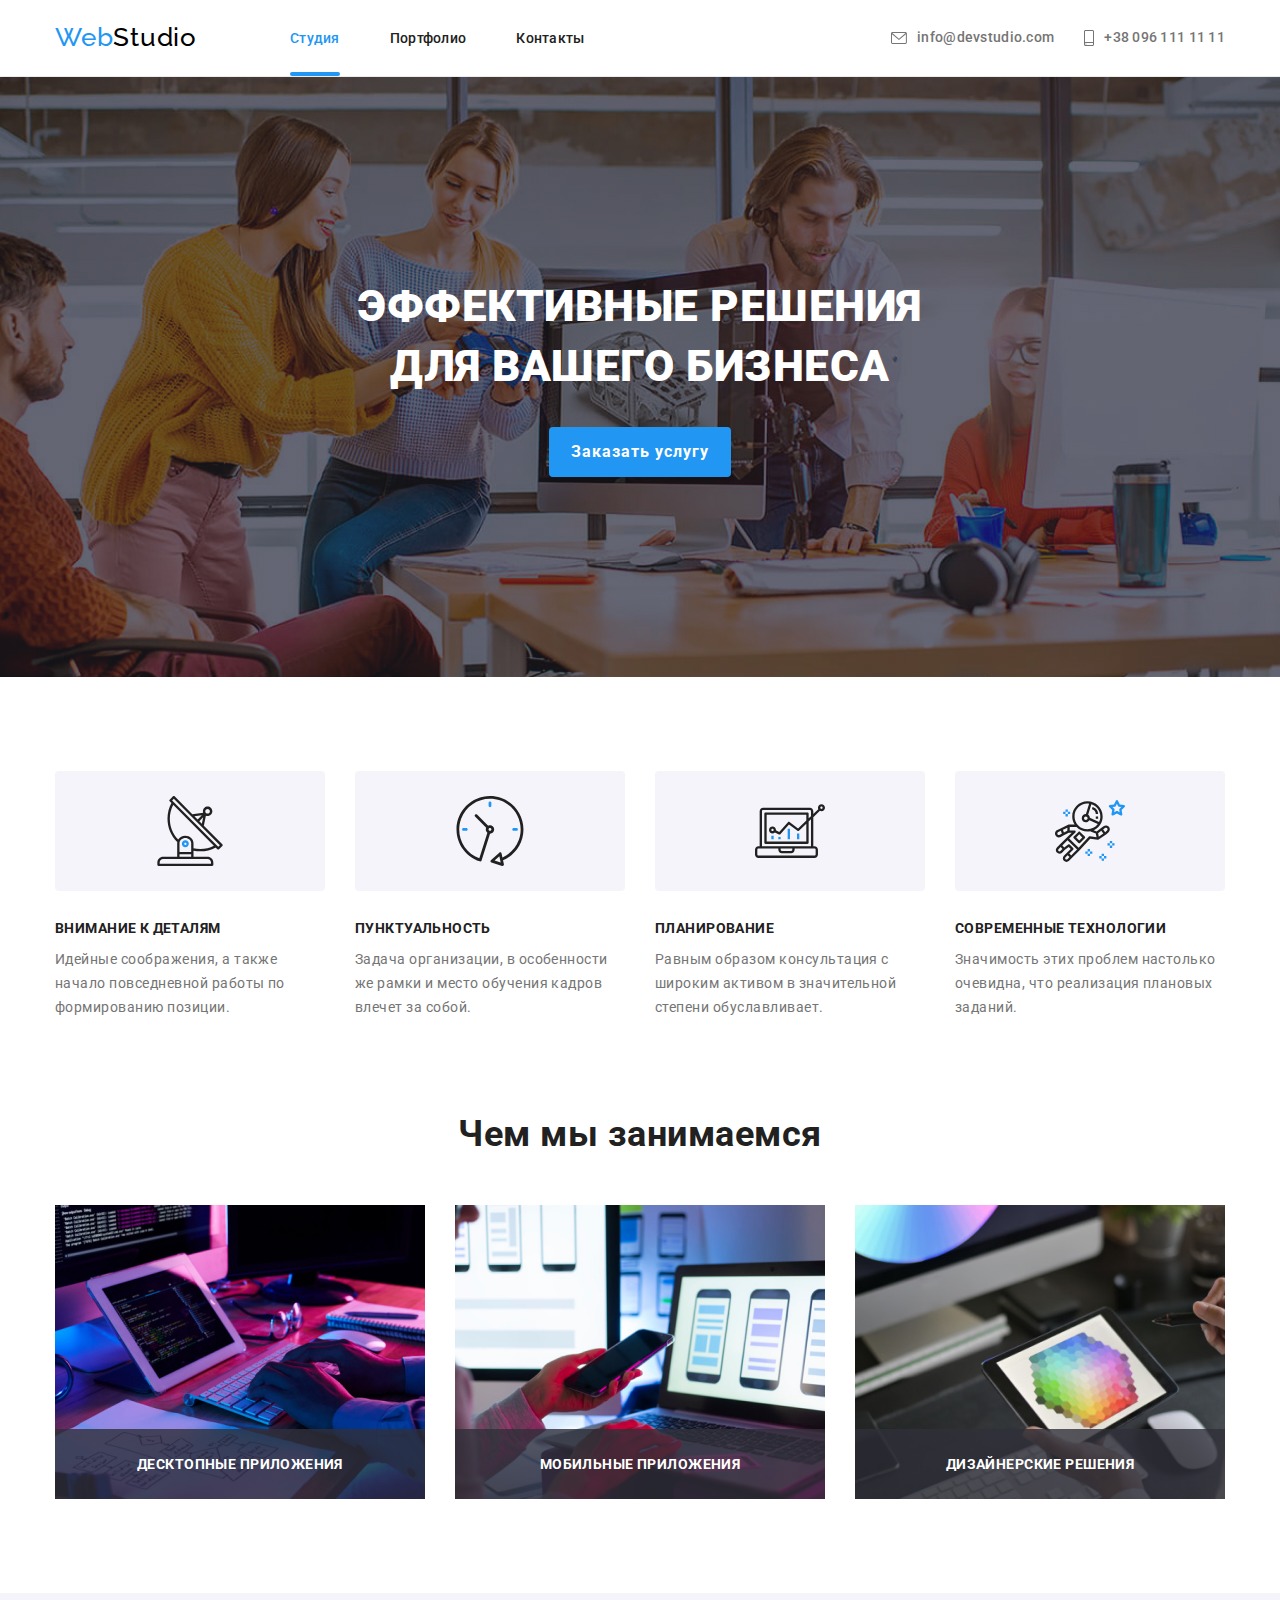
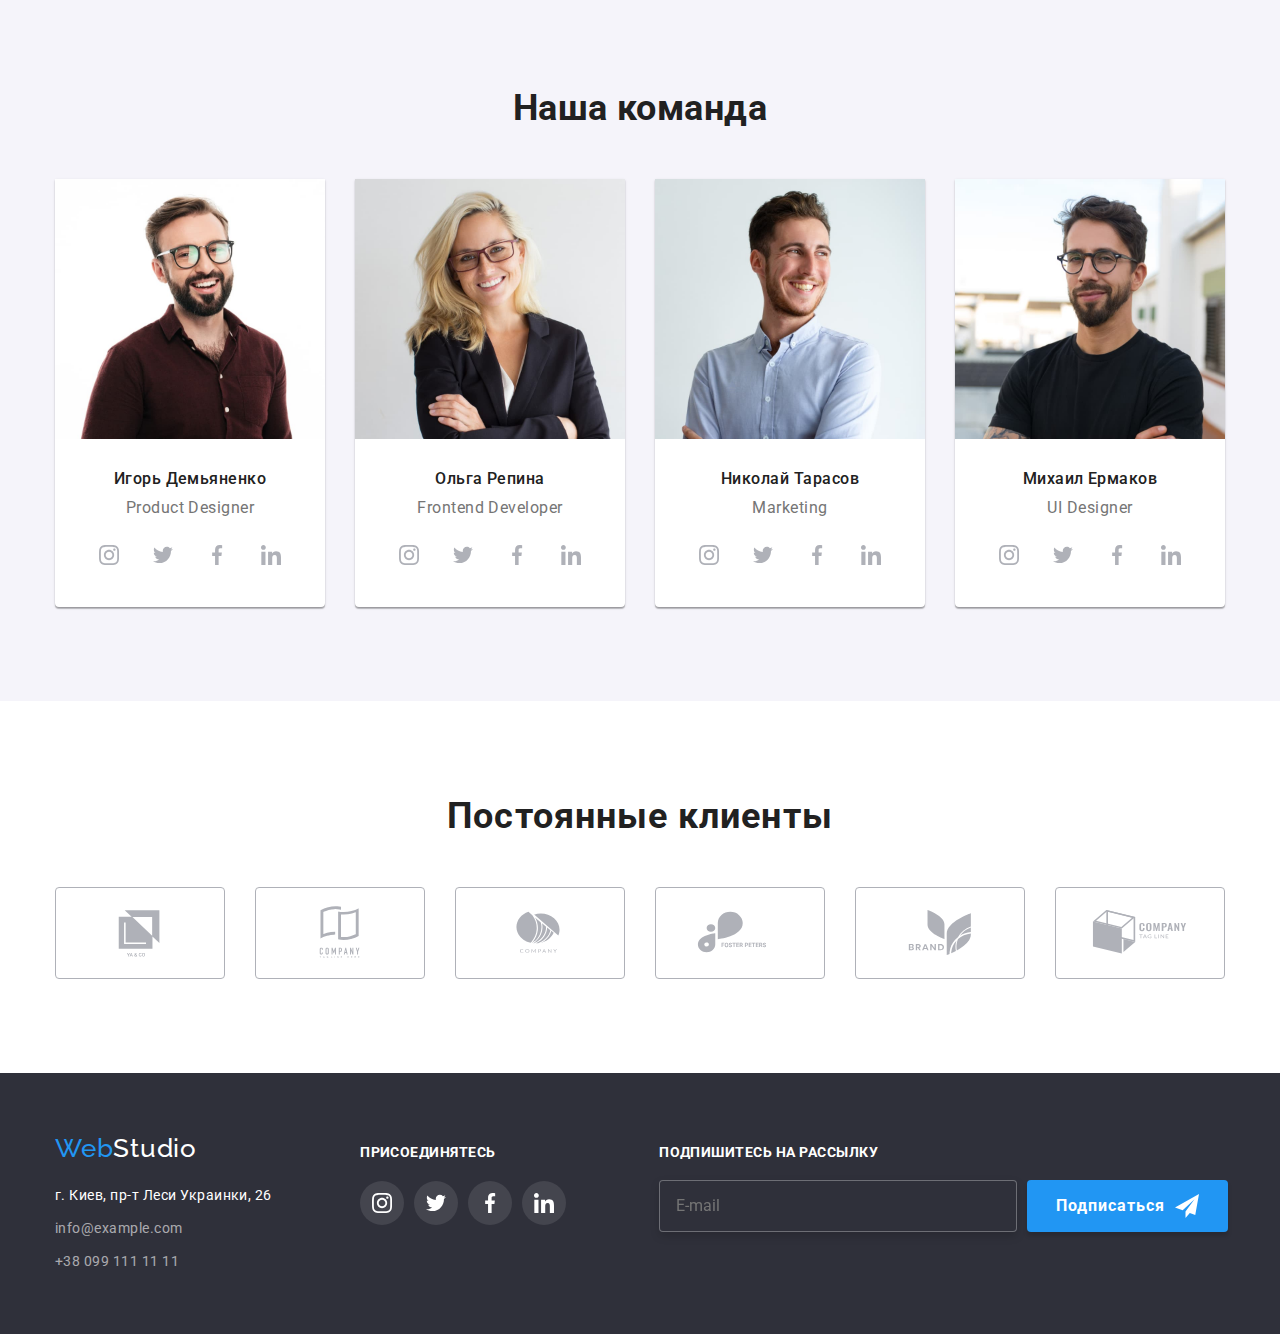
<file: index.html>
<!DOCTYPE html>
<html lang="ru">
  <head>
    <meta charset="UTF-8" />
    <meta http-equiv="X-UA-Compatible" content="IE=edge" />
    <meta name="viewport" content="width=device-width, initial-scale=1.0" />
    <link rel="preconnect" href="https://fonts.googleapis.com" />
    <link rel="preconnect" href="https://fonts.gstatic.com" crossorigin />
    <link rel="preconnect" href="https://fonts.googleapis.com" />
    <link rel="preconnect" href="https://fonts.gstatic.com" crossorigin />
    <link
      href="https://fonts.googleapis.com/css2?family=Raleway:wght@700&family=Roboto:wght@400;500;700;900&display=swap"
      rel="stylesheet"
    />
    <link href="./css/modern-normalize.css" rel="stylesheet" />
    <link href="./css/main.min.css" rel="stylesheet" />
    <title>Студия</title>
  </head>
  <body>
    <!-- Header-->

    <header>
      <div class="nav container centered">
        <a href="" class="logo"><span class="web">Web</span>Studio</a>
        <nav>
          <ul class="nav-bar">
            <li>
              <a href="" class="nav-link current-page"> Студия</a>
            </li>
            <li>
              <a href="./portffolio.html" class="nav-link"> Портфолио</a>
            </li>
            <li>
              <a href="" class="nav-link"> Контакты</a>
            </li>
          </ul>
        </nav>
        <div class="nav-contacts">
          <a href="mailto:info@devstudio.com" class="nav-mail_tel">
            <svg width="16px" height="12px" class="nav-icon">
              <use href="./images/sprite.svg#icon-mail"></use>
            </svg>
            info@devstudio.com
          </a>
          <a href="tel:+380961111111" class="nav-mail_tel">
            <svg width="10px" height="16px" class="nav-icon">
              <use href="./images/sprite.svg#icon-smartphone"></use>
            </svg>
            +38 096 111 11 11
          </a>
        </div>
      </div>
    </header>
    <main>
      <!-- Hero-->

      <section class="hero">
        <h1>
          Эффективные решения<br />
          для вашего бизнеса
        </h1>
        <button class="hero-button" data-modal-open>Заказать услугу</button>
        <div class="backdrop is-hidden" data-modal>
          <div class="hero-modal">
            <button type="button" data-modal-close class="hero-modal_exit">
              <svg width="11" height="11">
                <use href="./images/sprite.svg#icon-vector"></use>
              </svg>
            </button>
            <p class="hero-modal_heading">Оставьте свои данные, мы вам перезвоним</p>
            <form>
              <ul class="hero-modal_form">
                <li>
                  <label for="hero-modal_name">Имя</label>
                  <div>
                    <input
                      type="text"
                      name="name"
                      id="hero-modal_name"
                      class="hero-modal_input"
                      required
                    />
                    <svg width="18" height="18" class="hero-modal_icon">
                      <use href="./images/sprite.svg#icon-person"></use>
                    </svg>
                  </div>
                </li>
                <li>
                  <label for="hero-modal_tel">Телефон</label>
                  <div>
                    <input
                      type="tel"
                      name="phone-number"
                      id="hero-modal_tel"
                      class="hero-modal_input"
                      pattern="[0-9]{10}"
                      title="0500505050"
                      required
                    />
                    <svg width="18" height="18" class="hero-modal_icon">
                      <use href="./images/sprite.svg#icon-phone"></use>
                    </svg>
                  </div>
                </li>
                <li>
                  <label for="hero-modal_email">Почта</label>
                  <div>
                    <input
                      type="email"
                      name="email"
                      id="hero-modal_email"
                      class="hero-modal_input"
                      required
                    />
                    <svg width="18" height="18" class="hero-modal_icon">
                      <use href="./images/sprite.svg#icon-fill_mail"></use>
                    </svg>
                  </div>
                </li>
                <li>
                  <label for="hero-modal_comment" class="hero-modal_comment">Комментарий</label>
                  <textarea
                    name="comment"
                    id="hero-modal_comment"
                    class="hero-modal_input"
                    placeholder="Введите текст"
                  ></textarea>
                </li>
                <li class="hero-modal_agreed">
                  <input
                    type="checkbox"
                    name="license"
                    id="hero-modal_license"
                    class="hero-modal_input"
                    required
                  />
                  <label for="hero-modal_license" class="hero-modal_license">
                    Соглашаюсь с рассылкой и принимаю &#160;
                    <a href="#" class="hero-modal_contract">Условия договора </a>
                  </label>
                </li>
              </ul>
              <button type="submit" class="hero-modal_button">Отправить</button>
            </form>
          </div>
        </div>
      </section>

      <!-- About us-->

      <section class="us section-padding">
        <h2 hidden>Наши преимущества</h2>
        <div class="container centered">
          <ul class="us-benefits">
            <li>
              <div class="us-icon_box">
                <svg width="70" height="70" class="us-icons">
                  <use href="./images/sprite.svg#icon-antenna"></use>
                </svg>
              </div>
              <h3 class="us-headline">Внимание к деталям</h3>
              <p class="us-title">
                Идейные соображения, а также начало повседневной работы по формированию позиции.
              </p>
            </li>

            <li>
              <div class="us-icon_box">
                <svg width="70" height="70" class="us-icons">
                  <use href="./images/sprite.svg#icon-clock"></use>
                </svg>
              </div>

              <h3 class="us-headline">Пунктуальность</h3>
              <p class="us-title">
                Задача организации, в особенности же рамки и место обучения кадров влечет за собой.
              </p>
            </li>

            <li>
              <div class="us-icon_box">
                <svg width="70" height="70" class="us-icons">
                  <use href="./images/sprite.svg#icon-diagram"></use>
                </svg>
              </div>
              <h3 class="us-headline">Планирование</h3>
              <p class="us-title">
                Равным образом консультация с широким активом в значительной степени обуславливает.
              </p>
            </li>

            <li>
              <div class="us-icon_box">
                <svg width="70" height="70" class="us-icons">
                  <use href="./images/sprite.svg#icon-astronaut"></use>
                </svg>
              </div>
              <h3 class="us-headline">Современные технологии</h3>
              <p class="us-title">
                Значимость этих проблем настолько очевидна, что реализация плановых заданий.
              </p>
            </li>
          </ul>
        </div>
      </section>

      <!-- Our work-->

      <section class="ourwork section-padding">
        <div class="container centered">
          <h2>Чем мы занимаемся</h2>
          <ul class="ourwork-box">
            <li>
              <img src="./images/image1.jpg" alt="Печатает код" width="370" />
              <div class="ourwork-description_box">
                <p>Десктопные приложения</p>
              </div>
            </li>
            <li>
              <img src="./images/image2.jpg" alt="Выбирает тему для смартфона" width="370" />
              <div class="ourwork-description_box">
                <p>Мобильные приложения</p>
              </div>
            </li>
            <li>
              <img src="./images/image3.jpg" alt="Выбирает цвет на планшете" width="370" />
              <div class="ourwork-description_box">
                <p>Дизайнерские решения</p>
              </div>
            </li>
          </ul>
        </div>
      </section>

      <!-- Team-->

      <section class="team section-padding">
        <h2>Наша команда</h2>
        <div class="container centered">
          <ul class="team-teamwork">
            <li class="team-block">
              <img src="./images/image4.jpg" alt="Игорь Демьяненко" width="270" />
              <h3 class="team-employee">Игорь Демьяненко</h3>
              <p lang="en" class="team-profession">Product Designer</p>
              <div class="team-contacts">
                <a href="#">
                  <svg width="20px" height="20px">
                    <use href="./images/sprite.svg#icon-instagram"></use>
                  </svg>
                </a>
                <a href="#">
                  <svg width="20px" height="20px">
                    <use href="./images/sprite.svg#icon-twitter"></use>
                  </svg>
                </a>
                <a href="#">
                  <svg width="20px" height="20px">
                    <use href="./images/sprite.svg#icon-facebook"></use>
                  </svg>
                </a>
                <a href="#">
                  <svg width="20px" height="20px">
                    <use href="./images/sprite.svg#icon-linkedin"></use>
                  </svg>
                </a>
              </div>
            </li>
            <li class="team-block">
              <img src="./images/image5.jpg" alt="Ольга Репина" width="270" />
              <h3 class="team-employee">Ольга Репина</h3>
              <p lang="en" class="team-profession">Frontend Developer</p>
              <div class="team-contacts">
                <a href="#">
                  <svg width="20px" height="20px">
                    <use href="./images/sprite.svg#icon-instagram"></use>
                  </svg>
                </a>
                <a href="#">
                  <svg width="20px" height="20px">
                    <use href="./images/sprite.svg#icon-twitter"></use>
                  </svg>
                </a>
                <a href="#">
                  <svg width="20px" height="20px">
                    <use href="./images/sprite.svg#icon-facebook"></use>
                  </svg>
                </a>
                <a href="#">
                  <svg width="20px" height="20px">
                    <use href="./images/sprite.svg#icon-linkedin"></use>
                  </svg>
                </a>
              </div>
            </li>
            <li class="team-block">
              <img src="./images/image6.jpg" alt="Николай Тарасов" width="270" />
              <h3 class="team-employee">Николай Тарасов</h3>
              <p lang="en" class="team-profession">Marketing</p>
              <div class="team-contacts">
                <a href="#">
                  <svg width="20px" height="20px">
                    <use href="./images/sprite.svg#icon-instagram"></use>
                  </svg>
                </a>
                <a href="#">
                  <svg width="20px" height="20px">
                    <use href="./images/sprite.svg#icon-twitter"></use>
                  </svg>
                </a>
                <a href="#">
                  <svg width="20px" height="20px">
                    <use href="./images/sprite.svg#icon-facebook"></use>
                  </svg>
                </a>
                <a href="#">
                  <svg width="20px" height="20px">
                    <use href="./images/sprite.svg#icon-linkedin"></use>
                  </svg>
                </a>
              </div>
            </li>
            <li class="team-block">
              <img src="./images/image7.jpg" alt="Михаил Ермаков" width="270" />
              <h3 class="team-employee">Михаил Ермаков</h3>
              <p lang="en" class="team-profession">UI Designer</p>
              <div class="team-contacts">
                <a href="#">
                  <svg width="20px" height="20px">
                    <use href="./images/sprite.svg#icon-instagram"></use>
                  </svg>
                </a>
                <a href="#">
                  <svg width="20px" height="20px">
                    <use href="./images/sprite.svg#icon-twitter"></use>
                  </svg>
                </a>
                <a href="#">
                  <svg width="20px" height="20px">
                    <use href="./images/sprite.svg#icon-facebook"></use>
                  </svg>
                </a>
                <a href="#">
                  <svg width="20px" height="20px">
                    <use href="./images/sprite.svg#icon-linkedin"></use>
                  </svg>
                </a>
              </div>
            </li>
          </ul>
        </div>
      </section>

      <!-- Clients -->

      <section class="clients section-padding">
        <div class="container centered">
          <h2>Постоянные клиенты</h2>
          <div class="clients-icon">
            <a href="#">
              <svg width="106px" height="60px" class="clients-company">
                <use href="./images/sprite.svg#icon-logo"></use>
              </svg>
            </a>
            <a href="#">
              <svg width="106" height="60" class="clients-company">
                <use href="./images/sprite.svg#icon-logo-1"></use>
              </svg>
            </a>
            <a href="#">
              <svg width="106" height="60" class="clients-company">
                <use href="./images/sprite.svg#icon-logo-2"></use>
              </svg>
            </a>
            <a href="#">
              <svg width="106" height="60" class="clients-company">
                <use href="./images/sprite.svg#icon-logo-3"></use>
              </svg>
            </a>
            <a href="#">
              <svg width="106" height="60" class="clients-company">
                <use href="./images/sprite.svg#icon-logo-4"></use>
              </svg>
            </a>
            <a href="#">
              <svg width="106" height="60" class="clients-company">
                <use href="./images/sprite.svg#icon-logo-5"></use>
              </svg>
            </a>
          </div>
        </div>
      </section>
    </main>

    <!-- Footer -->

    <footer>
      <div class="container centered">
        <div class="footer-studio">
          <a href="" class="logo"><span class="web">Web</span>Studio</a>
          <address>г. Киев, пр-т Леси Украинки, 26</address>
          <a href="mailto:info@devstudio.com" class="footer-contact">info@example.com</a>
          <a href="tel:+380961111111" class="footer-contact">+38 099 111 11 11</a>
        </div>
        <div class="footer-connect">
          <p>Присоединятесь</p>
          <ul>
            <li>
              <a href="#" class="footer-social">
                <svg width="20px" height="20px" class="footer-icon">
                  <use href="./images/sprite.svg#icon-instagram"></use>
                </svg>
              </a>
            </li>
            <li>
              <a href="#" class="footer-social">
                <svg width="20px" height="20px" class="footer-icon">
                  <use href="./images/sprite.svg#icon-twitter"></use>
                </svg>
              </a>
            </li>
            <li>
              <a href="#" class="footer-social">
                <svg width="20px" height="20px" class="footer-icon">
                  <use href="./images/sprite.svg#icon-facebook"></use>
                </svg>
              </a>
            </li>
            <li>
              <a href="#" class="footer-social">
                <svg width="20px" height="20px" class="footer-icon">
                  <use href="./images/sprite.svg#icon-linkedin"></use>
                </svg>
              </a>
            </li>
          </ul>
        </div>
        <div>
          <form class="footer-mailing">
            <label for="footer-mailing_filed" class="footer-mailing_description">
              Подпишитесь на рассылку
            </label>
            <div>
              <input
                type="email"
                name="mailing"
                class="footer-mailing_filed"
                id="footer-mailing_filed"
                placeholder="E-mail"
              />
              <button type="submit" class="footer-mailing_button">
                Подписаться
                <svg width="24px" height="24px" class="footer-icon_send">
                  <use href="./images/sprite.svg#icon-send"></use>
                </svg>
              </button>
            </div>
          </form>
        </div>
      </div>
    </footer>
    <script src="./js/modal.js"></script>
  </body>
</html>
</file>
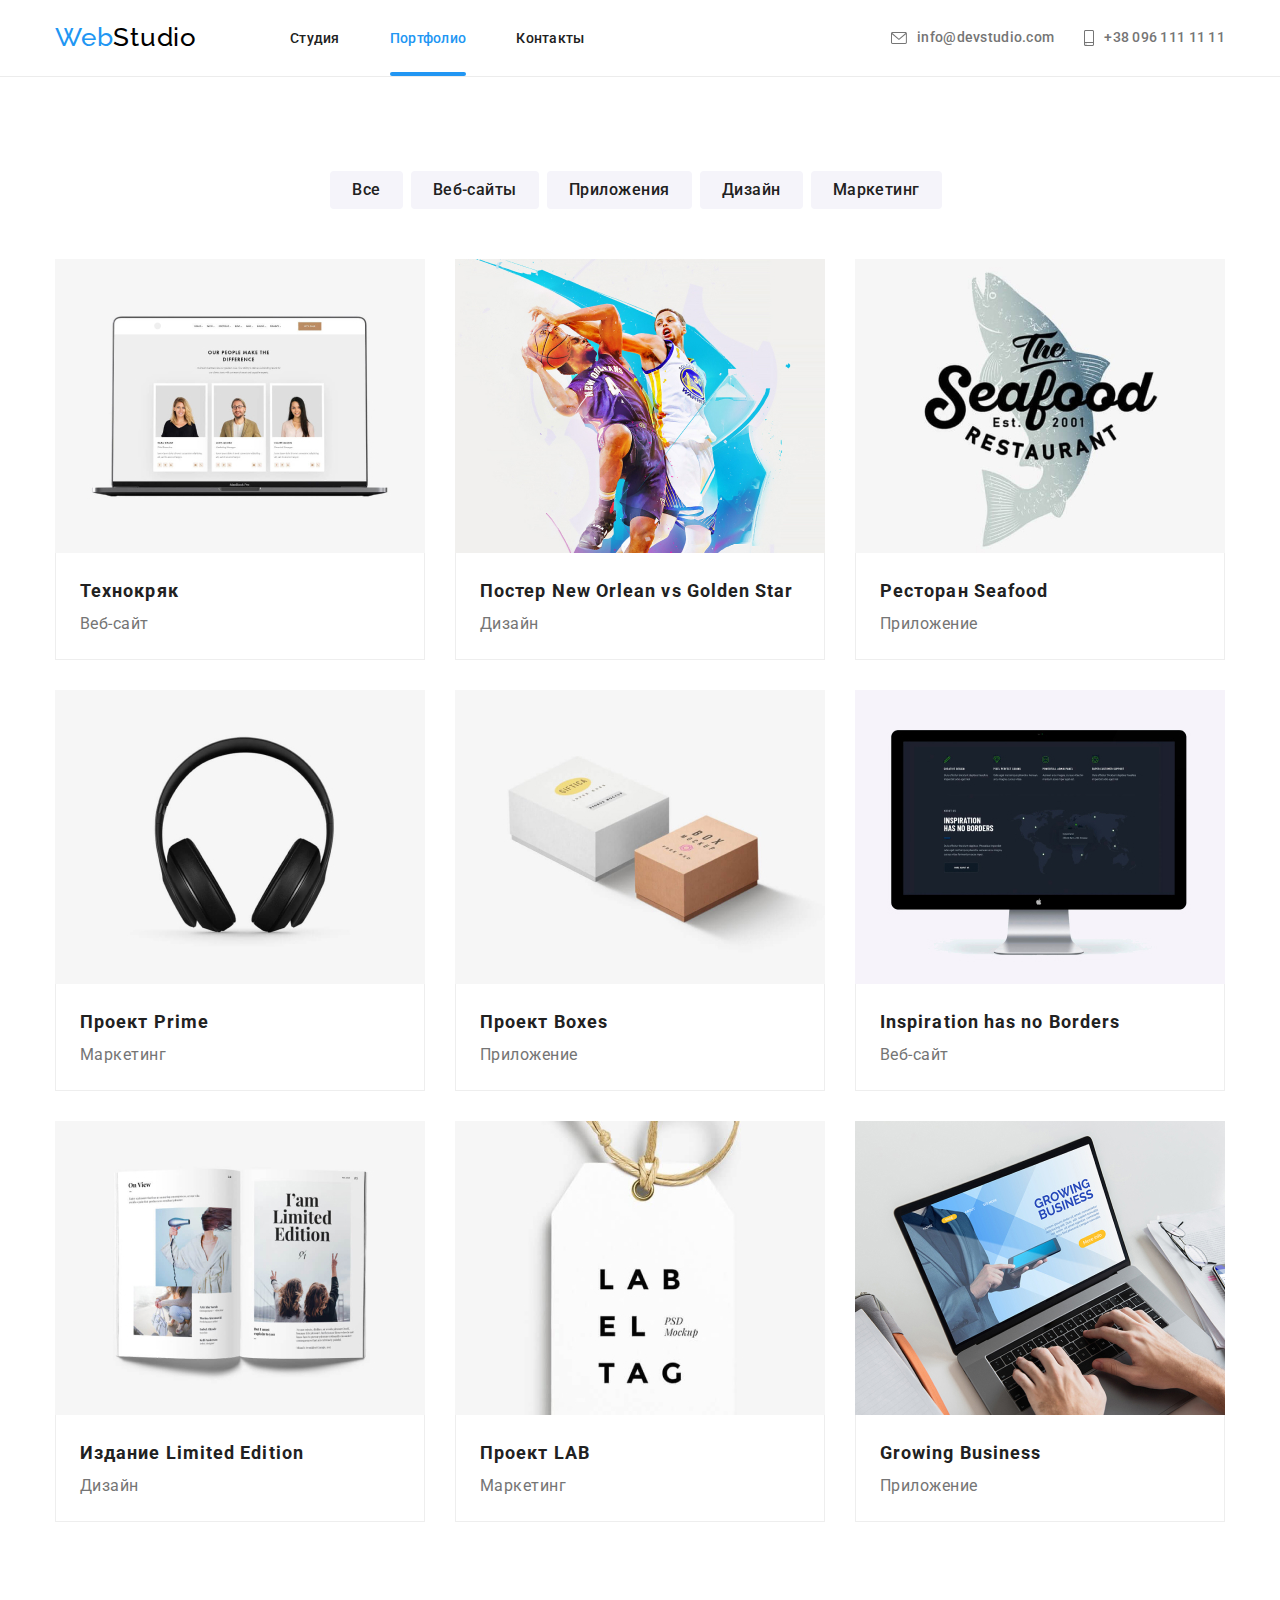
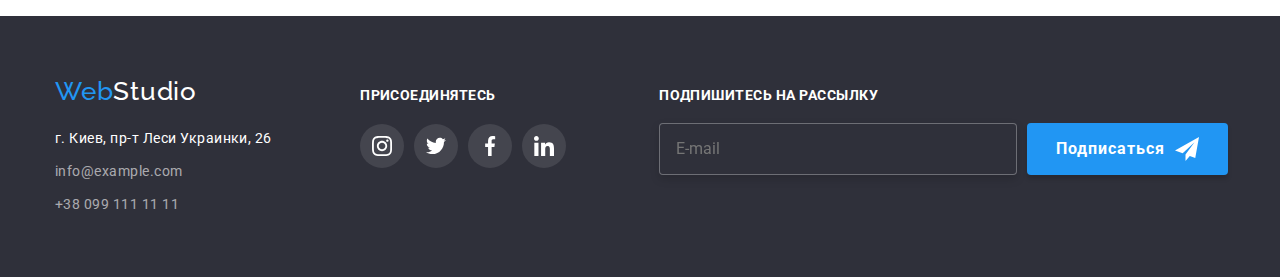
<file: portffolio.html>
<!DOCTYPE html>
<html lang="ru">
  <head>
    <meta charset="UTF-8" />
    <meta http-equiv="X-UA-Compatible" content="IE=edge" />
    <meta name="viewport" content="width=device-width, initial-scale=1.0" />
    <link rel="preconnect" href="https://fonts.googleapis.com" />
    <link rel="preconnect" href="https://fonts.gstatic.com" crossorigin />
    <link rel="preconnect" href="https://fonts.googleapis.com" />
    <link rel="preconnect" href="https://fonts.gstatic.com" crossorigin />
    <link
      href="https://fonts.googleapis.com/css2?family=Raleway:wght@700&family=Roboto:wght@400;500;700;900&display=swap"
      rel="stylesheet"
    />
    <link href="./css/modern-normalize.css" rel="stylesheet" />
    <link href="./css/main.min.css" rel="stylesheet" />
    <title>Портфолио</title>
  </head>
  <body>
    <!-- Header-->

    <header>
      <div class="nav container centered">
        <a href="" class="logo"><span class="web">Web</span>Studio</a>
        <nav>
          <ul class="nav-bar">
            <li>
              <a href="./index.html" class="nav-link"> Студия</a>
            </li>
            <li>
              <a href="./portffolio.html" class="nav-link current-page"> Портфолио</a>
            </li>
            <li>
              <a href="" class="nav-link"> Контакты</a>
            </li>
          </ul>
        </nav>
        <div class="nav-contacts">
          <a href="mailto:info@devstudio.com" class="nav-mail_tel">
            <svg width="16px" height="12px" class="nav-icon">
              <use href="./images/sprite.svg#icon-mail"></use>
            </svg>
            info@devstudio.com
          </a>
          <a href="tel:+380961111111" class="nav-mail_tel">
            <svg width="10px" height="16px" class="nav-icon">
              <use href="./images/sprite.svg#icon-smartphone"></use>
            </svg>
            +38 096 111 11 11
          </a>
        </div>
      </div>
    </header>
    <main>
      <!-- Portffolio -->

      <section class="section-padding">
        <!-- Filter -->

        <ul class="filter container centered">
          <li>
            <button class="filter-button">Все</button>
          </li>
          <li>
            <button class="filter-button">Веб-сайты</button>
          </li>
          <li>
            <button class="filter-button">Приложения</button>
          </li>
          <li>
            <button class="filter-button">Дизайн</button>
          </li>
          <li>
            <button class="filter-button">Маркетинг</button>
          </li>
        </ul>

        <!-- Projects -->

        <ul class="project container centered">
          <li class="project-list">
            <div class="project-overlay">
              <img src="./images/Notebook.jpg" alt="Ноутбук" width="370" class="project-image" />
              <div class="project-text_box overlay">
                <p>
                  Технокряк это современная площадка распространения коронавируса. Компании
                  используют эту платформу для цифрового шпионажа и атак на защищённые сервера
                  конкурентов.
                </p>
              </div>
            </div>
            <div class="border">
              <h2 class="project-title">Технокряк</h2>
              <p class="project-filter">Веб-сайт</p>
            </div>
          </li>
          <li class="project-list">
            <div class="project-overlay">
              <img src="./images/Baskeball.jpg" alt="Баскетбол" width="370" class="project-image" />
              <div class="project-text_box overlay">
                <p>
                  Технокряк это современная площадка распространения коронавируса. Компании
                  используют эту платформу для цифрового шпионажа и атак на защищённые сервера
                  конкурентов.
                </p>
              </div>
            </div>
            <div class="border">
              <h2 class="project-title">Постер New Orlean vs Golden Star</h2>
              <p class="project-filter">Дизайн</p>
            </div>
          </li>
          <li class="project-list">
            <div class="project-overlay">
              <img
                src="./images/seafood.jpg"
                alt=" Ресторан Seafood"
                width="370"
                class="project-image"
              />
              <div class="project-text_box overlay">
                <p>
                  Технокряк это современная площадка распространения коронавируса. Компании
                  используют эту платформу для цифрового шпионажа и атак на защищённые сервера
                  конкурентов.
                </p>
              </div>
            </div>
            <div class="border">
              <h2 class="project-title">Ресторан Seafood</h2>
              <p class="project-filter">Приложение</p>
            </div>
          </li>
          <li class="project-list">
            <div class="project-overlay">
              <img src="./images/headphones.jpg" alt="Наушники" width="370" class="project-image" />
              <div class="project-text_box overlay">
                <p>
                  Технокряк это современная площадка распространения коронавируса. Компании
                  используют эту платформу для цифрового шпионажа и атак на защищённые сервера
                  конкурентов.
                </p>
              </div>
            </div>
            <div class="border">
              <h2 class="project-title">Проект Prime</h2>
              <p class="project-filter">Маркетинг</p>
            </div>
          </li>
          <li class="project-list">
            <div class="project-overlay">
              <img src="./images/rubber.jpg" alt="Ластик" width="370" class="project-image" />
              <div class="project-text_box overlay">
                <p>
                  Технокряк это современная площадка распространения коронавируса. Компании
                  используют эту платформу для цифрового шпионажа и атак на защищённые сервера
                  конкурентов.
                </p>
              </div>
            </div>
            <div class="border">
              <h2 class="project-title">Проект Boxes</h2>
              <p class="project-filter">Приложение</p>
            </div>
          </li>
          <li class="project-list">
            <div class="project-overlay">
              <img src="./images/display.jpg" alt="Монитор" width="370" class="project-image" />
              <div class="project-text_box overlay">
                <p>
                  Технокряк это современная площадка распространения коронавируса. Компании
                  используют эту платформу для цифрового шпионажа и атак на защищённые сервера
                  конкурентов.
                </p>
              </div>
            </div>
            <div class="border">
              <h2 class="project-title">Inspiration has no Borders</h2>
              <p class="project-filter">Веб-сайт</p>
            </div>
          </li>
          <li class="project-list">
            <div class="project-overlay">
              <img src="./images/book.jpg" alt="Книга" width="370" class="project-image" />
              <div class="project-text_box overlay">
                <p>
                  Технокряк это современная площадка распространения коронавируса. Компании
                  используют эту платформу для цифрового шпионажа и атак на защищённые сервера
                  конкурентов.
                </p>
              </div>
            </div>
            <div class="border">
              <h2 class="project-title">Издание Limited Edition</h2>
              <p class="project-filter">Дизайн</p>
            </div>
          </li>
          <li class="project-list">
            <div class="project-overlay">
              <img src="./images/label.jpg" alt="Бирка" width="370" class="project-image" />
              <div class="project-text_box overlay">
                <p>
                  Технокряк это современная площадка распространения коронавируса. Компании
                  используют эту платформу для цифрового шпионажа и атак на защищённые сервера
                  конкурентов.
                </p>
              </div>
            </div>
            <div class="border">
              <h2 class="project-title">Проект LAB</h2>
              <p class="project-filter">Маркетинг</p>
            </div>
          </li>
          <li class="project-list">
            <div class="project-overlay">
              <img
                src="./images/printing.jpg"
                alt="Набор текста на клавиатуре"
                width="370"
                class="project-image"
              />
              <div class="project-text_box overlay">
                <p>
                  Технокряк это современная площадка распространения коронавируса. Компании
                  используют эту платформу для цифрового шпионажа и атак на защищённые сервера
                  конкурентов.
                </p>
              </div>
            </div>
            <div class="border">
              <h2 class="project-title">Growing Business</h2>
              <p class="project-filter">Приложение</p>
            </div>
          </li>
        </ul>
      </section>
    </main>

    <!-- Footer -->

    <footer>
      <div class="container centered">
        <div class="footer-studio">
          <a href="" class="logo"><span class="web">Web</span>Studio</a>
          <address>г. Киев, пр-т Леси Украинки, 26</address>
          <a href="mailto:info@devstudio.com" class="footer-contact">info@example.com</a>
          <a href="tel:+380961111111" class="footer-contact">+38 099 111 11 11</a>
        </div>
        <div class="footer-connect">
          <p>Присоединятесь</p>
          <ul>
            <li>
              <a href="#" class="footer-social">
                <svg width="20px" height="20px" class="footer-icon">
                  <use href="./images/sprite.svg#icon-instagram"></use>
                </svg>
              </a>
            </li>
            <li>
              <a href="#" class="footer-social">
                <svg width="20px" height="20px" class="footer-icon">
                  <use href="./images/sprite.svg#icon-twitter"></use>
                </svg>
              </a>
            </li>
            <li>
              <a href="#" class="footer-social">
                <svg width="20px" height="20px" class="footer-icon">
                  <use href="./images/sprite.svg#icon-facebook"></use>
                </svg>
              </a>
            </li>
            <li>
              <a href="#" class="footer-social">
                <svg width="20px" height="20px" class="footer-icon">
                  <use href="./images/sprite.svg#icon-linkedin"></use>
                </svg>
              </a>
            </li>
          </ul>
        </div>
        <div>
          <form class="footer-mailing">
            <label for="footer-mailing_filed" class="footer-mailing_description">
              Подпишитесь на рассылку
            </label>
            <div>
              <input
                type="email"
                name="mailing"
                class="footer-mailing_filed"
                id="footer-mailing_filed"
                placeholder="E-mail"
              />
              <button type="submit" class="footer-mailing_button">
                Подписаться
                <svg width="24px" height="24px" class="footer-icon_send">
                  <use href="./images/sprite.svg#icon-send"></use>
                </svg>
              </button>
            </div>
          </form>
        </div>
      </div>
    </footer>
    <script src="./js/modal.js"></script>
  </body>
</html>
</file>
<file: css/main.min.css>
:root{--main-color: #ffffff;--bg-color: #f5f4fa;--bg-alternate-color: #2f303a;--headline-color: #212121;--text-color: #757575;--accent-color: #2196f3;--textoppacity-color: rgba(255, 255, 255, 0.6);--nav_logo-color: #000000;--border-color: #ececec;--portffolio-border: #eeeeee;--team-icon-color: #afb1b8;--transition-time-cubic: 250ms cubic-bezier(0.4, 0, 0.2, 1);--main-font-family: 'roboto', sans-serif;--logo-font-family: 'Raleway', sans-serif}body{color:var(--text-color);background-color:var(--main-color);font-family:var(--main-font-family);letter-spacing:0.03em}a{text-decoration:none}li{list-style-type:none}ul{padding:0%}.container{width:1200px;padding-left:15px;padding-right:15px}.centered{margin-right:auto;margin-left:auto}.section-padding{padding-top:94px;padding-bottom:94px}img{display:block}.overlay{position:absolute;width:100%;height:100%;bottom:0px;-webkit-transform:translateY(100%);-ms-transform:translateY(100%);transform:translateY(100%);-webkit-transition:-webkit-transform var(--transition-time-cubic);transition:-webkit-transform var(--transition-time-cubic);-o-transition:transform var(--transition-time-cubic);transition:transform var(--transition-time-cubic);transition:transform var(--transition-time-cubic), -webkit-transform var(--transition-time-cubic)}.hero{padding-top:200px;padding-bottom:200px;text-align:center;background-image:-webkit-gradient(linear, left top, left bottom, from(rgba(47,48,58,0.4)), to(rgba(47,48,58,0.4))),url(../images/Hero.jpg);background-image:-webkit-linear-gradient(rgba(47,48,58,0.4), rgba(47,48,58,0.4)),url(../images/Hero.jpg);background-image:-o-linear-gradient(rgba(47,48,58,0.4), rgba(47,48,58,0.4)),url(../images/Hero.jpg);background-image:linear-gradient(rgba(47,48,58,0.4), rgba(47,48,58,0.4)),url(../images/Hero.jpg);background-repeat:no-repeat;background-position:center;-webkit-background-size:cover;background-size:cover}.hero h1{margin-top:0px;margin-bottom:0px;color:#ffffff;font-weight:900;font-size:44px;line-height:1.36;text-transform:uppercase}.hero .hero-button{padding-top:10px;padding-bottom:10px;padding-left:22px;padding-right:22px;color:var(--main-color);background-color:var(--accent-color);font-family:'Roboto', sans-serif;font-style:normal;font-weight:700;font-size:16px;line-height:1.88;letter-spacing:0.06em;-webkit-box-shadow:0px 4px 4px rgba(0,0,0,0.15);box-shadow:0px 4px 4px rgba(0,0,0,0.15);-webkit-border-radius:4px;border-radius:4px;border:none;cursor:pointer;margin-top:30px}.us-benefits{display:-webkit-box;display:-webkit-flex;display:-ms-flexbox;display:flex;-webkit-box-align:center;-webkit-align-items:center;-ms-flex-align:center;align-items:center;-webkit-box-pack:start;-webkit-justify-content:flex-start;-ms-flex-pack:start;justify-content:flex-start;margin-top:0px;margin-bottom:0px}.us-benefits li{margin-right:30px}.us-benefits li:last-child{margin-right:0px}.us-benefits li .us-headline{margin-top:0px;margin-bottom:10px;color:var(--headline-color);font-weight:700;font-size:14px;line-height:1.14;letter-spacing:0.03em;text-transform:uppercase}.us-icon_box{display:-webkit-box;display:-webkit-flex;display:-ms-flexbox;display:flex;-webkit-box-align:center;-webkit-align-items:center;-ms-flex-align:center;align-items:center;-webkit-box-pack:center;-webkit-justify-content:center;-ms-flex-pack:center;justify-content:center;height:120px;margin-bottom:30px;-webkit-border-radius:4px;border-radius:4px;background-color:var(--bg-color)}.us-icon_box .us-icons{-webkit-align-content:center;-ms-flex-line-pack:center;align-content:center}.us-title{margin-top:0px;margin-bottom:0px;width:270px;font-size:14px;line-height:-webkit-calc(24 / 14);line-height:calc(24 / 14)}.ourwork{padding-top:0px;text-align:center}.ourwork h2{margin-top:0px;margin-bottom:50px;color:var(--headline-color);font-weight:700;font-size:36px;line-height:1.17}.ourwork-box{display:-webkit-box;display:-webkit-flex;display:-ms-flexbox;display:flex;-webkit-box-align:center;-webkit-align-items:center;-ms-flex-align:center;align-items:center;-webkit-box-pack:start;-webkit-justify-content:flex-start;-ms-flex-pack:start;justify-content:flex-start;margin-top:0px;margin-bottom:0px}.ourwork-box li{position:relative;margin-right:30px}.ourwork-box li:nth-child(3n){margin-right:0px}.ourwork-description_box{position:absolute;width:100%;height:70px;margin:0px;bottom:0px;display:-webkit-box;display:-webkit-flex;display:-ms-flexbox;display:flex;-webkit-box-align:center;-webkit-align-items:center;-ms-flex-align:center;align-items:center;-webkit-box-pack:center;-webkit-justify-content:center;-ms-flex-pack:center;justify-content:center;background-color:rgba(47,48,58,0.8)}.ourwork-description_box p{color:var(--main-color);margin:0;font-weight:bold;font-size:14px;line-height:-webkit-calc(16 / 14);line-height:calc(16 / 14);letter-spacing:0.03em;text-transform:uppercase}.team{background-color:var(--bg-color);text-align:center}.team h2{margin-top:0px;margin-bottom:50px;color:var(--headline-color);font-weight:700;font-size:36px;line-height:1.17}.team-teamwork{display:-webkit-box;display:-webkit-flex;display:-ms-flexbox;display:flex;-webkit-box-align:center;-webkit-align-items:center;-ms-flex-align:center;align-items:center;-webkit-box-pack:start;-webkit-justify-content:flex-start;-ms-flex-pack:start;justify-content:flex-start;margin-top:0px;margin-bottom:0px}.team-block{margin-right:30px;padding-bottom:30px;background-color:var(--main-color);-webkit-box-shadow:0px 1px 3px rgba(0,0,0,0.12),0px 1px 1px rgba(0,0,0,0.14),0px 2px 1px rgba(0,0,0,0.2);box-shadow:0px 1px 3px rgba(0,0,0,0.12),0px 1px 1px rgba(0,0,0,0.14),0px 2px 1px rgba(0,0,0,0.2);-webkit-border-radius:0px 0px 4px 4px;border-radius:0px 0px 4px 4px}.team-block:last-child{margin-right:0px}.team-block .team-employee{margin-top:30px;margin-bottom:10px;color:var(--headline-color);font-weight:500;font-size:16px;line-height:1.19}.team-block .team-profession{margin-top:0px;margin-bottom:16px;font-size:16px;line-height:1.19}.team-contacts{display:-webkit-box;display:-webkit-flex;display:-ms-flexbox;display:flex;-webkit-box-align:start;-webkit-align-items:flex-start;-ms-flex-align:start;align-items:flex-start;-webkit-box-pack:center;-webkit-justify-content:center;-ms-flex-pack:center;justify-content:center}.team-contacts svg{-webkit-box-sizing:content-box;box-sizing:content-box;padding:12px;fill:var(--team-icon-color);-webkit-transition:fill var(--transition-time-cubic);-o-transition:fill var(--transition-time-cubic);transition:fill var(--transition-time-cubic)}.team-contacts a{width:44px;height:44px;-webkit-border-radius:50%;border-radius:50%;-webkit-transition:background-color var(--transition-time-cubic);-o-transition:background-color var(--transition-time-cubic);transition:background-color var(--transition-time-cubic)}.team-contacts a:not(:last-child){margin-right:10px}.team-contacts a:hover{background-color:var(--accent-color)}.team-contacts a:hover svg{fill:var(--main-color)}.team-contacts a:focus{background-color:var(--accent-color)}.team-contacts a:focus svg{fill:var(--main-color)}.clients{text-align:center;margin-left:auto;margin-right:auto;color:var(--headline-color)}.clients h2{margin-bottom:50px;margin-top:0px;font-weight:bold;font-size:36px;line-height:1.17;letter-spacing:0.03em}.clients-icon{display:-webkit-box;display:-webkit-flex;display:-ms-flexbox;display:flex;-webkit-box-align:center;-webkit-align-items:center;-ms-flex-align:center;align-items:center;-webkit-box-pack:center;-webkit-justify-content:center;-ms-flex-pack:center;justify-content:center}.clients-icon a{display:-webkit-box;display:-webkit-flex;display:-ms-flexbox;display:flex;-webkit-box-align:center;-webkit-align-items:center;-ms-flex-align:center;align-items:center;-webkit-box-pack:center;-webkit-justify-content:center;-ms-flex-pack:center;justify-content:center;width:170px;height:92px;border-width:1px;border-style:solid;border-color:#afb1b8;-webkit-box-sizing:border-box;box-sizing:border-box;-webkit-border-radius:4px;border-radius:4px;-webkit-transition:border-color var(--transition-time-cubic);-o-transition:border-color var(--transition-time-cubic);transition:border-color var(--transition-time-cubic)}.clients-icon a .clients-company{fill:var(--team-icon-color);-webkit-transition:fill var(--transition-time-cubic);-o-transition:fill var(--transition-time-cubic);transition:fill var(--transition-time-cubic)}.clients-icon a:not(:last-child){margin-right:30px}.clients-icon a:hover{border-color:var(--accent-color)}.clients-icon a:hover .clients-company{fill:var(--accent-color)}.clients-icon a:focus{border-color:var(--accent-color)}.clients-icon a:focus .clients-company{fill:var(--accent-color)}.filter{display:-webkit-box;display:-webkit-flex;display:-ms-flexbox;display:flex;-webkit-box-align:start;-webkit-align-items:flex-start;-ms-flex-align:start;align-items:flex-start;-webkit-box-pack:center;-webkit-justify-content:center;-ms-flex-pack:center;justify-content:center;margin-bottom:50px;margin-top:0px}.filter li{margin-right:8px}.filter .filter-button{padding-top:6px;padding-bottom:6px;padding-right:22px;padding-left:22px;color:var(--headline-color);background-color:var(--bg-color);font-family:'Roboto', sans-serif;font-style:normal;font-weight:500;font-size:16px;line-height:1.62;letter-spacing:0.03em;-webkit-border-radius:4px;border-radius:4px;border:none;cursor:pointer;-webkit-transition:background-color var(--transition-time-cubic),color var(--transition-time-cubic),-webkit-box-shadow var(--transition-time-cubic);transition:background-color var(--transition-time-cubic),color var(--transition-time-cubic),-webkit-box-shadow var(--transition-time-cubic);-o-transition:box-shadow var(--transition-time-cubic),background-color var(--transition-time-cubic),color var(--transition-time-cubic);transition:box-shadow var(--transition-time-cubic),background-color var(--transition-time-cubic),color var(--transition-time-cubic);transition:box-shadow var(--transition-time-cubic),background-color var(--transition-time-cubic),color var(--transition-time-cubic),-webkit-box-shadow var(--transition-time-cubic)}.filter .filter-button:hover,.filter .filter-button:focus{color:var(--main-color);background-color:var(--accent-color);-webkit-box-shadow:0px 3px 1px rgba(0,0,0,0.1),0px 1px 2px rgba(0,0,0,0.08),0px 2px 2px rgba(0,0,0,0.12);box-shadow:0px 3px 1px rgba(0,0,0,0.1),0px 1px 2px rgba(0,0,0,0.08),0px 2px 2px rgba(0,0,0,0.12)}.project{display:-webkit-box;display:-webkit-flex;display:-ms-flexbox;display:flex;-webkit-box-align:start;-webkit-align-items:flex-start;-ms-flex-align:start;align-items:flex-start;-webkit-box-pack:start;-webkit-justify-content:flex-start;-ms-flex-pack:start;justify-content:flex-start;-webkit-flex-wrap:wrap;-ms-flex-wrap:wrap;flex-wrap:wrap;margin-top:0px;margin-bottom:0px}.project-list{margin-right:30px;margin-bottom:30px;-webkit-transition:-webkit-box-shadow var(--transition-time-cubic);transition:-webkit-box-shadow var(--transition-time-cubic);-o-transition:box-shadow var(--transition-time-cubic);transition:box-shadow var(--transition-time-cubic);transition:box-shadow var(--transition-time-cubic), -webkit-box-shadow var(--transition-time-cubic)}.project-list:hover,.project-list:focus{-webkit-box-shadow:0px 1px 1px rgba(0,0,0,0.12),0px 4px 4px rgba(0,0,0,0.06),1px 4px 6px rgba(0,0,0,0.16);box-shadow:0px 1px 1px rgba(0,0,0,0.12),0px 4px 4px rgba(0,0,0,0.06),1px 4px 6px rgba(0,0,0,0.16)}.project-list:nth-child(3n){margin-right:0px}.project-list:nth-last-child(-n+3){margin-bottom:0px}.border{padding-bottom:20px;padding-top:20px;padding-left:24px;padding-right:24px;border-left:1px solid var(--portffolio-border);border-right:1px solid var(--portffolio-border);border-bottom:1px solid var(--portffolio-border)}.border .project-title{margin-top:0px;margin-bottom:0px;color:var(--headline-color);font-weight:700;font-size:18px;line-height:2;letter-spacing:0.06em}.border .project-filter{margin-top:0px;margin-bottom:0px;font-size:16px;line-height:1.88}.project-overlay{position:relative;overflow:hidden}.project-overlay .project-text_box{width:100%;height:100%;background-color:rgba(33,150,243,0.9)}.project-overlay p{margin:63px 24px;font-size:18px;line-height:-webkit-calc(28 / 18);line-height:calc(28 / 18);color:var(--main-color)}.project-overlay:hover .overlay{-webkit-transform:translateY(0%);-ms-transform:translateY(0%);transform:translateY(0%)}.backdrop{position:fixed;top:0;width:100%;height:100%;background-color:rgba(0,0,0,0.2);z-index:100;opacity:1;-webkit-transition:opacity var(--transition-time-cubic);-o-transition:opacity var(--transition-time-cubic);transition:opacity var(--transition-time-cubic)}.is-hidden{opacity:0;pointer-events:none}.hero-modal{position:absolute;width:528px;height:581px;left:50%;top:50%;padding:40px;background-color:var(--main-color);-webkit-transform:translate(-50%, -50%) scale(1);-ms-transform:translate(-50%, -50%) scale(1);transform:translate(-50%, -50%) scale(1);-webkit-transition:-webkit-transform var(--transition-time-cubic);transition:-webkit-transform var(--transition-time-cubic);-o-transition:transform var(--transition-time-cubic);transition:transform var(--transition-time-cubic);transition:transform var(--transition-time-cubic), -webkit-transform var(--transition-time-cubic)}.hero-modal .hero-modal_exit{position:absolute;right:8px;top:8px;display:-webkit-box;display:-webkit-flex;display:-ms-flexbox;display:flex;-webkit-box-pack:center;-webkit-justify-content:center;-ms-flex-pack:center;justify-content:center;-webkit-box-align:center;-webkit-align-items:center;-ms-flex-align:center;align-items:center;margin-top:8px;margin-right:8px;width:30px;height:30px;background-color:var(--main-color);border:1px solid rgba(0,0,0,0.1);-webkit-border-radius:50%;border-radius:50%;-webkit-transition:fill var(--transition-time-cubic);-o-transition:fill var(--transition-time-cubic);transition:fill var(--transition-time-cubic)}.hero-modal .hero-modal_exit:hover,.hero-modal .hero-modal_exit:focus{fill:var(--accent-color)}.hero-modal .hero-modal_heading{margin-top:0px;margin-bottom:12px;color:var(--headline-color);font-weight:bold;font-size:20px;line-height:-webkit-calc(23 / 20);line-height:calc(23 / 20);text-align:center}.backdrop.is-hidden .hero-modal{-webkit-transform:translate(-50%, -50%) scale(2);-ms-transform:translate(-50%, -50%) scale(2);transform:translate(-50%, -50%) scale(2)}.hero-modal_form{margin:0px}.hero-modal_form li{display:-webkit-box;display:-webkit-flex;display:-ms-flexbox;display:flex;-webkit-box-orient:vertical;-webkit-box-direction:normal;-webkit-flex-direction:column;-ms-flex-direction:column;flex-direction:column}.hero-modal_form li label{text-align:start;color:var(--text-color);font-size:12px;line-height:-webkit-calc(14 / 12);line-height:calc(14 / 12);letter-spacing:0.01em}.hero-modal_form li textarea{resize:none;height:120px;margin-bottom:25px;text-indent:0px}.hero-modal_form li textarea::-webkit-input-placeholder{letter-spacing:0.01em;color:rgba(117,117,117,0.5)}.hero-modal_form li textarea:-ms-input-placeholder{letter-spacing:0.01em;color:rgba(117,117,117,0.5)}.hero-modal_form li textarea::-ms-input-placeholder{letter-spacing:0.01em;color:rgba(117,117,117,0.5)}.hero-modal_form li textarea::placeholder{letter-spacing:0.01em;color:rgba(117,117,117,0.5)}.hero-modal_form li div{position:relative;margin-top:4px;margin-bottom:10px}.hero-modal_input{width:100%;padding:11px 15px;font-size:14px;line-height:-webkit-calc(16 / 14);line-height:calc(16 / 14);letter-spacing:0.01em;text-indent:-webkit-calc(42px - 15px);text-indent:calc(42px - 15px);border:1px solid rgba(33,33,33,0.2);-webkit-box-sizing:border-box;box-sizing:border-box;-webkit-border-radius:4px;border-radius:4px;-webkit-transition:border-color var(--transition-time-cubic);-o-transition:border-color var(--transition-time-cubic);transition:border-color var(--transition-time-cubic)}.hero-modal_input:focus{border-color:var(--accent-color);outline:none}.hero-modal_input:focus+.hero-modal_icon{fill:var(--accent-color)}.hero-modal_icon{position:absolute;left:12px;top:11px;fill:var(--headline-color);-webkit-transition:fill var(--transition-time-cubic);-o-transition:fill var(--transition-time-cubic);transition:fill var(--transition-time-cubic)}.hero-modal_input:focus+.hero-modal_icon{fill:var(--accent-color)}.hero-modal_comment{margin-bottom:4px}.hero-modal_agreed .hero-modal_input{position:absolute;width:1px;height:1px;margin:-1px;border:0px;padding:0px;clip:rect(0 0 0 0);overflow:hidden}.hero-modal_agreed .hero-modal_license{display:-webkit-box;display:-webkit-flex;display:-ms-flexbox;display:flex;-webkit-box-align:center;-webkit-align-items:center;-ms-flex-align:center;align-items:center;font-size:14px;line-height:1.71;letter-spacing:0.03em}.hero-modal_agreed .hero-modal_license::before{display:block;content:'';margin-left:14px;margin-right:7px;width:16px;height:16px;border:2px solid black;-webkit-border-radius:2px;border-radius:2px}.hero-modal_agreed .hero-modal_license .hero-modal_contract{text-decoration:underline;color:var(--accent-color)}.hero-modal_agreed .hero-modal_input:checked+.hero-modal_license::before{background-color:var(--accent-color);background-image:url(../images/sprite/icon_check.svg);background-repeat:no-repeat;-webkit-background-size:contain;background-size:contain;background-position:center;border-color:var(--accent-color);fill:white}.hero-modal_button{padding-top:10px;padding-bottom:10px;padding-left:55px;padding-right:55px;color:var(--main-color);background-color:var(--accent-color);font-family:'Roboto', sans-serif;font-style:normal;font-weight:700;font-size:16px;line-height:1.88;letter-spacing:0.06em;-webkit-box-shadow:0px 4px 4px rgba(0,0,0,0.15);box-shadow:0px 4px 4px rgba(0,0,0,0.15);-webkit-border-radius:4px;border-radius:4px;border:none;cursor:pointer;margin-top:30px}.logo{margin-right:93px;color:var(--nav_logo-color);font-family:var(--logo-font-family);font-weight:500;font-size:26px;line-height:1.2;letter-spacing:0.03em}.logo .web{color:var(--accent-color)}header{border-bottom:1px solid var(--border-color)}header .nav{display:-webkit-box;display:-webkit-flex;display:-ms-flexbox;display:flex;-webkit-box-align:center;-webkit-align-items:center;-ms-flex-align:center;align-items:center;-webkit-box-pack:center;-webkit-justify-content:center;-ms-flex-pack:center;justify-content:center}.nav-bar{display:-webkit-box;display:-webkit-flex;display:-ms-flexbox;display:flex;-webkit-box-align:center;-webkit-align-items:center;-ms-flex-align:center;align-items:center;-webkit-box-pack:center;-webkit-justify-content:center;-ms-flex-pack:center;justify-content:center;margin-top:0px;margin-bottom:0px}.nav-bar li{margin-right:50px}.nav-bar li:last-child{margin-right:0px}.nav-link{position:relative;padding-top:30px;padding-bottom:30px;color:var(--headline-color);font-weight:500;font-size:14px;line-height:-webkit-calc(16 / 14);line-height:calc(16 / 14);letter-spacing:0.02em;-webkit-transition:color var(--transition-time-cubic);-o-transition:color var(--transition-time-cubic);transition:color var(--transition-time-cubic)}.nav-link:hover,.nav-link:focus{color:var(--accent-color)}.nav-link.current-page{color:var(--accent-color)}.nav-link.current-page::before{content:'';position:absolute;bottom:0px;height:4px;width:100%;background-color:var(--accent-color);-webkit-border-radius:2px;border-radius:2px}.nav-contacts{display:-webkit-box;display:-webkit-flex;display:-ms-flexbox;display:flex;-webkit-box-pack:center;-webkit-justify-content:center;-ms-flex-pack:center;justify-content:center;-webkit-box-align:center;-webkit-align-items:center;-ms-flex-align:center;align-items:center;margin-left:auto;font-weight:500;font-size:14px;line-height:1.14;letter-spacing:0.02em}.nav-contacts .nav-mail_tel{display:-webkit-box;display:-webkit-flex;display:-ms-flexbox;display:flex;-webkit-box-pack:center;-webkit-justify-content:center;-ms-flex-pack:center;justify-content:center;-webkit-box-align:center;-webkit-align-items:center;-ms-flex-align:center;align-items:center;padding-top:30px;padding-bottom:30px;color:var(--text-color);text-decoration:none;-webkit-transition:color var(--transition-time-cubic);-o-transition:color var(--transition-time-cubic);transition:color var(--transition-time-cubic)}.nav-contacts .nav-mail_tel:hover svg,.nav-contacts .nav-mail_tel:focus svg{fill:var(--accent-color)}.nav-contacts .nav-mail_tel:hover,.nav-contacts .nav-mail_tel:focus{color:var(--accent-color)}.nav-contacts a:first-child{margin-right:30px}.nav-contacts a svg{margin-right:10px;-webkit-transition:fill var(--transition-time-cubic);-o-transition:fill var(--transition-time-cubic);transition:fill var(--transition-time-cubic)}.nav-icon{fill:var(--text-color);margin-right:10px}footer{padding-top:60px;padding-bottom:60px;background-color:var(--bg-alternate-color)}footer .logo{display:block;margin-bottom:20px;color:var(--main-color)}footer address{margin-bottom:9px;color:var(--main-color);font-style:normal;font-size:14px;line-height:1.71}footer .container.centered{display:-webkit-box;display:-webkit-flex;display:-ms-flexbox;display:flex;-webkit-box-pack:start;-webkit-justify-content:flex-start;-ms-flex-pack:start;justify-content:flex-start;-webkit-box-align:baseline;-webkit-align-items:baseline;-ms-flex-align:baseline;align-items:baseline}.footer-studio{margin-right:70px}.footer-studio .footer-contact{display:block;margin-bottom:9px;color:var(--textoppacity-color);font-size:14px;line-height:1.71;-webkit-transition:color var(--transition-time-cubic);-o-transition:color var(--transition-time-cubic);transition:color var(--transition-time-cubic)}.footer-studio .footer-contact:last-child{margin-bottom:0px}.footer-studio .footer-contact:hover,.footer-studio .footer-contact:focus{color:var(--accent-color)}.footer-connect p{margin:0px 0px 20px;font-weight:bold;font-size:14px;line-height:1.14;text-transform:uppercase;color:var(--main-color)}.footer-connect ul{margin:0px;display:-webkit-box;display:-webkit-flex;display:-ms-flexbox;display:flex}.footer-connect ul li:not(:last-child){margin-right:10px}.footer-social{display:-webkit-box;display:-webkit-flex;display:-ms-flexbox;display:flex;-webkit-box-pack:center;-webkit-justify-content:center;-ms-flex-pack:center;justify-content:center;-webkit-box-align:center;-webkit-align-items:center;-ms-flex-align:center;align-items:center;width:44px;height:44px;background-color:rgba(255,255,255,0.1);-webkit-border-radius:50%;border-radius:50%;-webkit-transition:background-color var(--transition-time-cubic);-o-transition:background-color var(--transition-time-cubic);transition:background-color var(--transition-time-cubic)}.footer-social:hover,.footer-social:focus{background-color:var(--accent-color)}.footer-social .footer-icon{fill:var(--main-color)}.footer-mailing{display:-webkit-box;display:-webkit-flex;display:-ms-flexbox;display:flex;-webkit-box-orient:vertical;-webkit-box-direction:normal;-webkit-flex-direction:column;-ms-flex-direction:column;flex-direction:column;margin-left:93px}.footer-mailing .footer-mailing_description{margin-bottom:20px;color:var(--main-color);font-weight:bold;font-size:14px;line-height:-webkit-calc(16 / 14);line-height:calc(16 / 14);text-transform:uppercase}.footer-mailing div{display:-webkit-box;display:-webkit-flex;display:-ms-flexbox;display:flex}.footer-mailing div .footer-mailing_filed{padding:15px 16px;width:358px;margin-right:10px;background-color:var(--bg-alternate-color);color:#ffffff99;font-size:16px;line-height:1.25;border:1px solid rgba(255,255,255,0.3);-webkit-border-radius:4px;border-radius:4px;-webkit-filter:drop-shadow(0px 4px 4px rgba(0,0,0,0.15));filter:drop-shadow(0px 4px 4px rgba(0,0,0,0.15))}.footer-mailing div .footer-mailing_filed:placeholder-shown{color:#ffffff99}.footer-mailing .footer-mailing_button{display:-webkit-box;display:-webkit-flex;display:-ms-flexbox;display:flex;-webkit-box-pack:center;-webkit-justify-content:center;-ms-flex-pack:center;justify-content:center;-webkit-box-align:center;-webkit-align-items:center;-ms-flex-align:center;align-items:center;padding:10px 29px;font-weight:bold;font-size:16px;line-height:1.87;color:var(--main-color);background-color:var(--accent-color);align-items:center;text-align:center;letter-spacing:0.06em;border:none;-webkit-box-shadow:0px 4px 4px rgba(0,0,0,0.15);box-shadow:0px 4px 4px rgba(0,0,0,0.15);-webkit-border-radius:4px;border-radius:4px}.footer-icon_send{fill:var(--main-color);margin-left:10px}
/*# sourceMappingURL=main.min.css.map */
</file>
